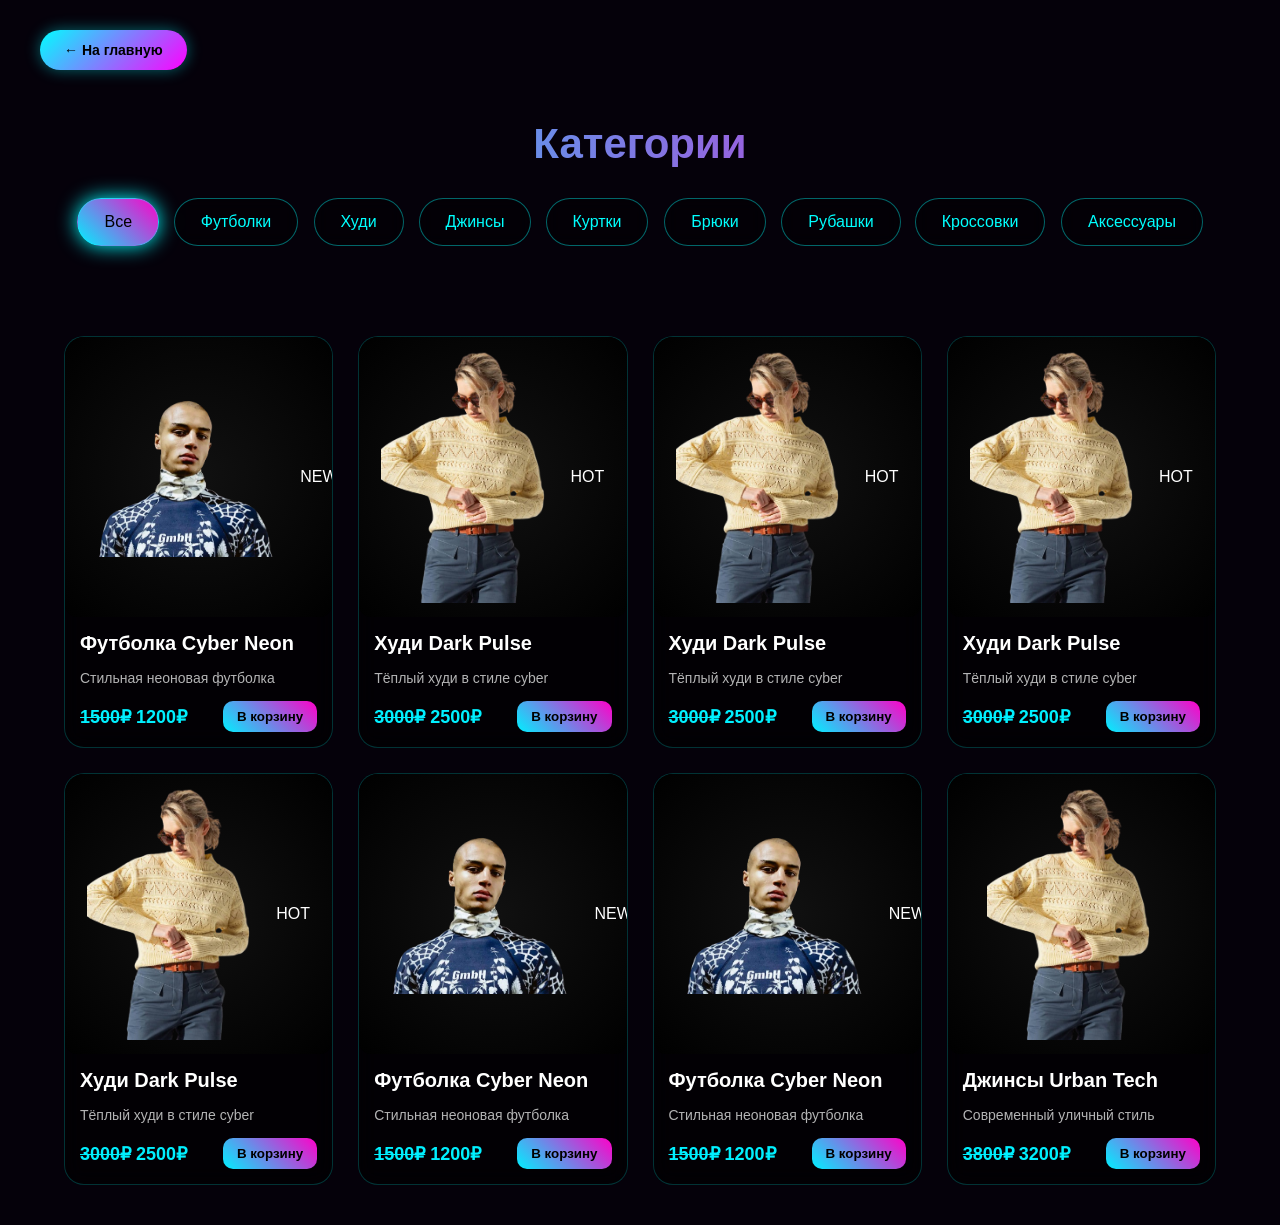
<file: product.html>
<!DOCTYPE html>
<html lang="ru">
<head>
<meta charset="UTF-8">
<meta name="viewport" content="width=device-width, initial-scale=1.0">
<title>Каталог товаров – FashionStore</title>

<style>
/* === GLOBAL === */
* {
  margin: 0;
  padding: 0;
  box-sizing: border-box;
  font-family: 'Montserrat', sans-serif;
}

html, body {
  background: #05010a;
  color: #fff;
  overflow-x: hidden;
}

/* НЕОНОВЫЙ ФОН */
body::before {
  content: "";
  position: fixed;
  inset: 0;
  background:
    radial-gradient(circle at 20% 30%, rgba(0,255,255,0.15), transparent 40%),
    radial-gradient(circle at 80% 70%, rgba(255,0,255,0.15), transparent 40%),
    linear-gradient(120deg, rgba(0,255,255,0.05), rgba(255,0,255,0.05));
  z-index: -2;
}

body::after {
  content: "";
  position: fixed;
  inset: 0;
  background-image:
    linear-gradient(rgba(0,255,255,0.07) 1px, transparent 1px),
    linear-gradient(90deg, rgba(255,0,255,0.07) 1px, transparent 1px);
  background-size: 60px 60px;
  z-index: -1;
}

/* === КАТЕГОРИИ === */
.categories {
  padding: 50px 20px;
  text-align: center;
}

.categories h2 {
  font-size: 42px;
  margin-bottom: 30px;
  background: linear-gradient(90deg, #00f0ff, #ff00c8);
  -webkit-background-clip: text;
  -webkit-text-fill-color: transparent;
}

.categories-grid {
  display: flex;
  flex-wrap: wrap;
  gap: 15px;
  justify-content: center;
}

.category-btn {
  padding: 14px 26px;
  border-radius: 30px;
  border: 1px solid rgba(0,255,255,0.4);
  background: rgba(0,0,0,0.4);
  color: #0ff;
  font-size: 16px;
  cursor: pointer;
  transition: 0.3s;
  backdrop-filter: blur(8px);
}

.category-btn:hover {
  box-shadow: 0 0 15px #0ff, 0 0 30px #f0f;
  transform: translateY(-4px);
}

.category-btn.active {
  background: linear-gradient(45deg, #00f0ff, #ff00c8);
  color: #000;
  box-shadow: 0 0 20px #0ff;
}

/* === СЕТКА ТОВАРОВ === */
.products-category {
  padding: 40px 5%;
}

.products-category-grid {
  display: grid;
  grid-template-columns: repeat(auto-fit, minmax(230px, 1fr));
  gap: 25px;
}

/* === КАРТОЧКИ === */
.product-card {
  background: rgba(0,0,0,0.6);
  border-radius: 20px;
  overflow: hidden;
  border: 1px solid rgba(0,255,255,0.2);
  backdrop-filter: blur(10px);
  transition: 0.3s;
  display: flex;
  flex-direction: column;
}

.product-card:hover {
  transform: translateY(-6px);
  box-shadow: 0 0 20px #0ff, 0 0 40px #f0f;
  border-color: #0ff;
}

/* === КАРТИНКА === */
.product-img {
  width: 100%;
  height: 280px; /* можешь 260–320 подогнать */
  display: flex;
  align-items: center;
  justify-content: center;
  overflow: hidden;
  background: radial-gradient(circle at center, #111 0%, #000 100%);
  border-radius: 12px;
}

.product-img img {
  max-width: 90%;
  max-height: 90%;
  object-fit: contain;
  transition: transform 0.4s ease;
}

.product-card:hover .product-img img {
  transform: scale(1.05);
}

/* === ТЕКСТ === */
.product-card h3 {
  font-size: 20px;
  padding: 15px;
}

.product-card p {
  padding: 0 15px;
  opacity: 0.7;
  font-size: 14px;
}

/* === НИЗ === */
.product-bottom {
  margin-top: auto;
  padding: 15px;
  display: flex;
  justify-content: space-between;
  align-items: center;
}

.price {
  font-size: 18px;
  font-weight: 700;
  color: #00f0ff;
}

/* === КНОПКА === */
.add-btn {
  background: linear-gradient(45deg, #00f0ff, #ff00c8);
  border: none;
  padding: 8px 14px;
  border-radius: 10px;
  cursor: pointer;
  color: black;
  font-weight: 700;
  transition: 0.3s;
}

.add-btn:hover {
  transform: scale(1.1);
  box-shadow: 0 0 15px #0ff;
}

/* === МОДАЛКА === */
.modal {
  position: fixed;
  inset: 0;
  background: rgba(0,0,0,0.8);
  display: flex;
  justify-content: center;
  align-items: center;

  opacity: 0;
  pointer-events: none;
  transition: 0.3s;
}

.modal.show {
  opacity: 1;
  pointer-events: auto;
}

.modal-content {
  background: rgba(0,0,0,0.8);
  border: 1px solid #0ff;
  padding: 20px;
  border-radius: 15px;
  width: 90%;
  max-width: 450px;
  backdrop-filter: blur(10px);
  box-shadow: 0 0 25px #0ff;
}

.modal-img img {
  width: 100%;
  border-radius: 10px;
}

.modal-title {
  margin-top: 10px;
  font-size: 22px;
}

.modal-desc {
  opacity: 0.8;
}

.modal-price {
  font-size: 22px;
  color: #00f0ff;
}

.modal-add-btn {
  width: 100%;
  margin-top: 10px;
  padding: 12px;
  border: none;
  border-radius: 10px;
  background: linear-gradient(45deg, #00f0ff, #ff00c8);
  color: black;
  font-weight: bold;
  cursor: pointer;
}

.close {
  float: right;
  font-size: 24px;
  cursor: pointer;
}

/* появление при скролле */
.fade-in {
  opacity: 0;
  transform: translateY(40px);
  transition: 0.6s ease;
}

.fade-in.show {
  opacity: 1;
  transform: translateY(0);
}

/* === АДАПТИВ === */
@media (max-width: 480px) {
  .product-img {
    height: 200px;
  }
.back-home-btn {
  display: inline-block;
  margin: 20px 0;
  padding: 14px 30px;
  background: linear-gradient(90deg, #05020400, #710df505);
  color: #fff;
  font-weight: 700;
  font-size: 18px;
  border-radius: 15px;
  text-decoration: none;
  position: relative;
  overflow: hidden;
  box-shadow: 0 0 10px #ff4dac15, 0 0 20px #8f52df09, 0 0 40px #ff4dac02, 0 0 60px #9a4dff00;
  transition: 0.3s ease;
}

.back-home-btn::before {
  content: '';
  position: absolute;
  top: -50%;
  left: -50%;
  width: 200%;
  height: 200%;
  background: radial-gradient(circle, rgba(255, 77, 172, 0.116) 0%, rgba(155,77,255,0.3) 50%, transparent 70%);
  transform: rotate(45deg);
  transition: 0.5s ease;
}

.back-home-btn:hover {
  transform: scale(1.08);
  box-shadow: 0 0 20px #ff4dad, 0 0 40px #9b4dff, 0 0 60px #ff4dad, 0 0 80px #9b4dff;
}

.back-home-btn:hover::before {
  transform: rotate(45deg) translate(20px, 20px);
}
}

.nav-back {
  padding: 30px 40px 0 40px;
}

.nav-back button {
  background: linear-gradient(135deg, #00ffff, #ff00ff);
  border: none;
  padding: 12px 24px;
  color: #000;
  font-weight: 700;
  font-size: 14px;
  border-radius: 50px;
  cursor: pointer;
  transition: all 0.3s ease;
  box-shadow: 0 0 15px rgba(0,255,255,0.4);
}

.nav-back button:hover {
  transform: translateY(-3px);
  box-shadow: 0 0 25px rgba(255,0,255,0.7);
}

</style>
</head>
<body>
    
<div class="nav-back">
  <button onclick="goHome()">
    ← На главную
  </button>
</div>

<section id="categories" class="categories">
<h2>Категории</h2>
<div class="categories-grid">
<button class="category-btn active" data-category="all">Все</button>
<button class="category-btn" data-category="tshirt">Футболки</button>
<button class="category-btn" data-category="hoodie">Худи</button>
<button class="category-btn" data-category="jeans">Джинсы</button>
<button class="category-btn" data-category="jacket">Куртки</button>
<button class="category-btn" data-category="trousers">Брюки</button>
<button class="category-btn" data-category="shirt">Рубашки</button>
<button class="category-btn" data-category="shoes">Кроссовки</button>
<button class="category-btn" data-category="accessory">Аксессуары</button>
</div>
</section>

<section class="products-category">
<div class="products-category-grid"></div>
</section>



<script>

/* =========================
   📦 ТОВАРЫ
========================= */

const defaultProducts = [

 {
  id: 1,
  category: "tshirt",
  title: "Футболка Cyber Neon",
  desc: "Стильная неоновая футболка",
  price: 1200,
  oldPrice: 1500,
  images: [
    "p3-removebg-preview (1).png",
    "p24-removebg-preview.png",
    "p24-removebg-preview.png"
  ],
  badge: "NEW"
},

{
  id: 2,
  category: "hoodie",
  title: "Худи Dark Pulse",
  desc: "Тёплый худи в стиле cyber",
  price: 2500,
  oldPrice: 3000,
  images: [
    "p22-removebg-preview.png",
    "p30-removebg-preview.png",
    "p22-removebg-preview.png"
  ],
  badge: "HOT"
},

{
  id: 3,
  category: "hoodie",
  title: "Худи Dark Pulse",
  desc: "Тёплый худи в стиле cyber",
  price: 2500,
  oldPrice: 3000,
  images: [
    "p22-removebg-preview.png",
    "p30-removebg-preview.png",
    "p22-removebg-preview.png"
  ],
  badge: "HOT"
},

{
  id: 4,
  category: "hoodie",
  title: "Худи Dark Pulse",
  desc: "Тёплый худи в стиле cyber",
  price: 2500,
  oldPrice: 3000,
  images: [
    "p22-removebg-preview.png",
    "p30-removebg-preview.png",
    "p22-removebg-preview.png"
  ],
  badge: "HOT"
},


{
  id: 5,
  category: "hoodie",
  title: "Худи Dark Pulse",
  desc: "Тёплый худи в стиле cyber",
  price: 2500,
  oldPrice: 3000,
  images: [
    "p22-removebg-preview.png",
    "p30-removebg-preview.png",
    "p22-removebg-preview.png"
  ],
  badge: "HOT"
},


 {
  id: 7,
  category: "tshirt",
  title: "Футболка Cyber Neon",
  desc: "Стильная неоновая футболка",
  price: 1200,
  oldPrice: 1500,
  images: [
    "p3-removebg-preview (1).png",
    "p24-removebg-preview.png",
    "p24-removebg-preview.png"
  ],
  badge: "NEW"
},

 {
  id: 8,
  category: "tshirt",
  title: "Футболка Cyber Neon",
  desc: "Стильная неоновая футболка",
  price: 1200,
  oldPrice: 1500,
  images: [
    "p3-removebg-preview (1).png",
    "p24-removebg-preview.png",
    "p24-removebg-preview.png"
  ],
  badge: "NEW"
},



{
  id: 6,
  category: "jeans",
  title: "Джинсы Urban Tech",
  desc: "Современный уличный стиль",
  price: 3200,
  oldPrice: 3800,
  images: [
    "p22-removebg-preview.png",
    "p22-removebg-preview.png",
    "p22-removebg-preview.png"
  ],
  badge: ""
}

];



/* =========================
   💾 LOCAL STORAGE
========================= */

localStorage.setItem("products", JSON.stringify(defaultProducts));
let allProducts = JSON.parse(localStorage.getItem("products")) || [];


/* =========================
   🛍 РЕНДЕР ТОВАРОВ
========================= */

const container = document.querySelector(".products-category-grid");

function renderProducts(category = "all"){

  if(!container) return;

  container.innerHTML = "";

  const list = category === "all"
    ? allProducts
    : allProducts.filter(p => p.category === category);

  list.forEach(p => {

    const card = document.createElement("div");
    card.className = "product-card";

    card.innerHTML = `
      <div class="product-img">
        <img src="${p.images[0]}">
        ${p.badge ? `<span class="badge">${p.badge}</span>` : ""}
      </div>
      <h3>${p.title}</h3>
      <p>${p.desc}</p>
      <div class="product-bottom">
        <span class="price">
          ${p.oldPrice ? `<del>${p.oldPrice}₽</del>` : ""} ${p.price}₽
        </span>
        <button class="add-btn">В корзину</button>
      </div>
    `;

    // переход на страницу товара
    card.querySelector(".product-img").onclick = () => {
      window.location.href = "products.html?id=" + p.id;
    };

    container.appendChild(card);
  });
}

renderProducts();


/* =========================
   📂 ФИЛЬТР КАТЕГОРИЙ
========================= */
/* =========================
   📂 ФИЛЬТР КАТЕГОРИЙ
========================= */
/* =========================
   📂 ФИЛЬТР КАТЕГОРИЙ
========================= */

document.querySelectorAll(".category-btn").forEach(btn => {

  btn.addEventListener("click", function(){

    // убираем active со всех
    document.querySelectorAll(".category-btn")
      .forEach(b => b.classList.remove("active"));

    // добавляем active текущей
    this.classList.add("active");

    // получаем категорию из data-category
    const category = this.dataset.category;

    // рендерим товары
    renderProducts(category);

  });

});

/* =========================
   🛒 КОРЗИНА
========================= */

document.addEventListener("click", e => {

  if(e.target.classList.contains("add-btn")){

    const card = e.target.closest(".product-card");
    const name = card.querySelector("h3").textContent;
    const price = parseInt(card.querySelector(".price").textContent);

    addToCart(name, price);
  }

});

function addToCart(name, price){

  let cart = JSON.parse(localStorage.getItem('cart')) || [];

  const existing = cart.find(item => item.name === name);

  if(existing){
    existing.qty++;
  } else {
    cart.push({name, price, qty:1});
  }

  localStorage.setItem('cart', JSON.stringify(cart));
  showAddedNotification();
}


/* =========================
   🔔 УВЕДОМЛЕНИЕ
========================= */

function showAddedNotification(){

  let note = document.createElement('div');
  note.textContent = "✔️ Товар добавлен в корзину";

  note.style.position = 'fixed';
  note.style.bottom = '30px';
  note.style.right = '30px';
  note.style.background = '#111';
  note.style.color = '#00ffff';
  note.style.padding = '14px 18px';
  note.style.borderRadius = '10px';
  note.style.zIndex = '10000';
  note.style.opacity = '0';
  note.style.transition = 'opacity 0.3s ease';

  document.body.appendChild(note);

  setTimeout(()=>{ note.style.opacity='1'; },50);

  setTimeout(()=>{
    note.style.opacity='0';
    setTimeout(()=>note.remove(),300);
  },2000);
}



function goHome(){
  window.location.href = "JSculptor.html";
}

</script>




</body>
</html>
</file>
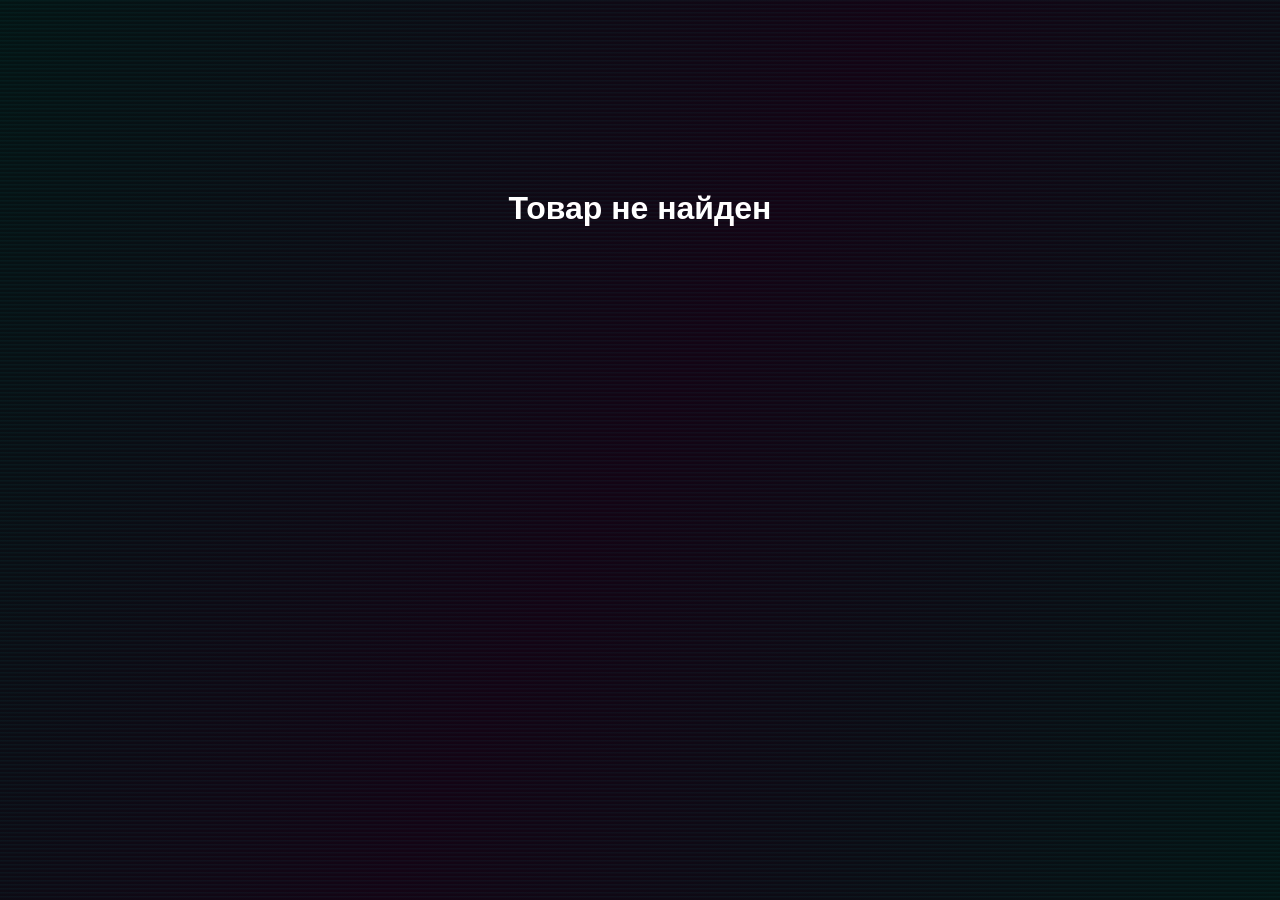
<file: products.html>
<!DOCTYPE html>
<html lang="ru">
<head>
<meta charset="UTF-8">
<title>Товар</title>
<link rel="stylesheet" href="JSculptor.css">
<meta name="viewport" content="width=device-width, initial-scale=1.0">
</head>
<body>

  <div class="nav-back">
  <button onclick="goBackToCatalog()">
    ← Назад в каталог
  </button>
</div>

<div class="product-page">

  <div class="product-wrapper">

    
    <div class="product-gallery">

      <div class="product-thumbs" id="productThumbs"></div>

      <div class="product-main">
        <img id="productMainImg" src="">
      </div>

    </div>

    
    <div class="product-info">

      <h1 id="productTitle"></h1>

      <div class="product-price" id="productPrice"></div>

      <div class="product-sizes">
        <p>Размер</p>
        <div class="sizes">
          <button data-size="S">S</button>
          <button data-size="M">M</button>
          <button data-size="L">L</button>
          <button data-size="XL">XL</button>
        </div>
      </div>

      <div class="product-actions">

        <div class="quantity">
          <button id="minus">−</button>
          <span id="qty">1</span>
          <button id="plus">+</button>
        </div>

        <button id="addToCart" class="add-cart-btn">
          В корзину
        </button>

      </div>

    </div>

  </div>

</div>


<script>

/* =========================
   📦 ПОЛУЧАЕМ ТОВАР
========================= */

const params = new URLSearchParams(window.location.search);
const id = params.get("id");

let products = JSON.parse(localStorage.getItem("products")) || [];
let product = products.find(p => p.id == id);

if(!product){
  document.body.innerHTML = "<h1 style='color:white;text-align:center;margin-top:100px'>Товар не найден</h1>";
}


/* =========================
   🖼 ЗАПОЛНЯЕМ ДАННЫЕ
========================= */

document.getElementById("productTitle").textContent = product.title;
document.getElementById("productPrice").textContent = product.price + "₽";
document.getElementById("productMainImg").src = product.img;


/* =========================
   🖼 СОЗДАЁМ МИНИАТЮРЫ
========================= */


// Для примера создаём 3 одинаковых фото

/* =========================
   🖼 ФОТО И ГАЛЕРЕЯ
========================= */

const mainImg = document.getElementById("productMainImg");
const thumbsContainer = document.getElementById("productThumbs");

mainImg.src = product.images[0];

product.images.forEach((src, index) => {

  const img = document.createElement("img");
  img.src = src;
  img.classList.add("thumb-img");

  if(index === 0) img.classList.add("active");

  img.onclick = function(){
    mainImg.src = this.src;

    document.querySelectorAll(".thumb-img")
      .forEach(t => t.classList.remove("active"));

    this.classList.add("active");
  };

  thumbsContainer.appendChild(img);
});
/* =========================
   ➕➖ КОЛИЧЕСТВО
========================= */

let qty = 1;
const qtyEl = document.getElementById("qty");

document.getElementById("plus").onclick = () => {
  qty++;
  qtyEl.textContent = qty;
};

document.getElementById("minus").onclick = () => {
  if(qty > 1){
    qty--;
    qtyEl.textContent = qty;
  }
};


/* =========================
   🛒 ДОБАВЛЕНИЕ В КОРЗИНУ
========================= */

document.getElementById("addToCart").onclick = () => {

  let cart = JSON.parse(localStorage.getItem("cart")) || [];

  const existing = cart.find(item => item.name === product.title);

  if(existing){
    existing.qty += qty;
  } else {
    cart.push({
      name: product.title,
      price: product.price,
      qty: qty
    });
  }

  localStorage.setItem("cart", JSON.stringify(cart));

  showNotification();
};


/* =========================
   🔔 УВЕДОМЛЕНИЕ
========================= */

function showNotification(){

  let note = document.createElement("div");
  note.textContent = "✔ Товар добавлен в корзину";

  note.style.position = "fixed";
  note.style.bottom = "30px";
  note.style.right = "30px";
  note.style.background = "linear-gradient(90deg,#00ffff,#ff00ff)";
  note.style.color = "#000";
  note.style.padding = "15px 25px";
  note.style.borderRadius = "8px";
  note.style.fontWeight = "bold";
  note.style.zIndex = "9999";
  note.style.opacity = "0";
  note.style.transition = "0.3s";

  document.body.appendChild(note);

  setTimeout(()=> note.style.opacity = "1", 50);

  setTimeout(()=>{
    note.style.opacity = "0";
    setTimeout(()=> note.remove(), 300);
  },2000);
}


/* =========================
   👕 ВЫБОР РАЗМЕРА
========================= */

let selectedSize = null;

document.querySelectorAll(".sizes button").forEach(btn => {

  btn.addEventListener("click", function(){

    document.querySelectorAll(".sizes button")
      .forEach(b => b.classList.remove("active"));

    this.classList.add("active");
    selectedSize = this.dataset.size;

  });

});


function goBackToCatalog(){
  window.location.href = "product.html";
}

</script>
</body>
</html>
</file>
<file: JSculptor.css>
.product-modal {
  display: none;
  position: fixed;
  top: 0;
  left: 0;
  width: 100%;
  height: 100%;
  z-index: 1000;
  font-family: 'Orbitron', sans-serif;
}

.product-modal.show {
  display: flex;
  justify-content: center;
  align-items: center;
  animation: fadeIn 0.3s ease forwards;
}

.modal-overlay {
  position: absolute;
  width: 100%;
  height: 100%;
  background: rgba(0,0,0,0.85);
  backdrop-filter: blur(5px);
}

.modal-content.modal-large {
  position: relative;
  display: flex;
  background: #0f0f0f;
  border: 3px solid #00fff0;
  box-shadow: 0 0 30px #00fff0, 0 0 60px #ff00ff;
  padding: 25px;
  max-width: 1000px;
  width: 90%;
  border-radius: 15px;
  gap: 40px;
}

.modal-close {
  position: absolute;
  top: 15px;
  right: 20px;
  color: #fff;
  font-size: 26px;
  cursor: pointer;
  transition: 0.3s;
}
.modal-close:hover {
  color: #ff00ff;
  text-shadow: 0 0 15px #ff00ff;
}

.modal-main {
  display: flex;
  gap: 30px;
  width: 100%;
}

.modal-image {
  flex: 1;
}

.modal-image img {
  width: 100%;
  border: 3px solid #00fff0;
  border-radius: 12px;
  box-shadow: 0 0 20px #00fff0, 0 0 40px #ff00ff;
  transition: transform 0.3s, box-shadow 0.3s;
}
.modal-image img:hover {
  transform: scale(1.03);
  box-shadow: 0 0 40px #00fff0, 0 0 80px #ff00ff;
}

.modal-info {
  flex: 1;
  display: flex;
  flex-direction: column;
  gap: 18px;
  color: #fff;
}

.modal-title {
  font-size: 32px;
  color: #00fff0;
  text-shadow: 0 0 20px #00fff0;
}

.modal-desc {
  font-size: 18px;
  color: #ccc;
}

.modal-price {
  font-size: 26px;
  color: #ff00ff;
  text-shadow: 0 0 20px #ff00ff;
}

.modal-sizes label {
  display: block;
  margin-bottom: 5px;
  color: #00fff0;
  text-shadow: 0 0 10px #00fff0;
}

.size-options {
  display: flex;
  gap: 10px;
}

.size-options button {
  padding: 8px 15px;
  border: 2px solid #00fff0;
  background: #111;
  color: #fff;
  border-radius: 6px;
  cursor: pointer;
  transition: all 0.3s;
}
.size-options button:hover {
  box-shadow: 0 0 15px #ff00ff, 0 0 30px #00fff0;
  transform: translateY(-2px);
}
.size-options button.active {
  background: #00fff0;
  color: #000;
  box-shadow: 0 0 20px #00fff0;
}

.modal-add-btn {
  margin-top: 15px;
  padding: 12px 20px;
  background: #0f0f0f;
  border: 3px solid #ff00ff;
  color: #fff;
  font-weight: bold;
  cursor: pointer;
  font-size: 18px;
  transition: 0.3s;
}
.modal-add-btn:hover {
  box-shadow: 0 0 30px #ff00ff, 0 0 60px #00fff0;
  transform: translateY(-2px);
}



@media (max-width: 768px) {
  .modal-content.modal-large {
    flex-direction: column;
    width: 95%;
    padding: 20px;
    gap: 20px;
  }

  .modal-main {
    flex-direction: column;
    gap: 20px;
  }

  .modal-image img {
    width: 100%;
    height: auto;
    max-height: 300px; 
    object-fit: contain;
  }

  .modal-info {
    width: 100%;
  }
}




.call-btn {
  position: fixed;
  bottom: 30px;
  right: 30px;
  background: linear-gradient(45deg, #ff00ff, #00ffff);
  color: #fff;
  border: none;
  border-radius: 50px;
  padding: 15px 25px;
  font-size: 18px;
  cursor: pointer;
  z-index: 9999;
  box-shadow: 0 0 20px #ff00ff, 0 0 40px #00ffff;
  transition: all 0.3s ease;
}

.call-btn:hover {
  transform: scale(1.1);
  box-shadow: 0 0 30px #ff00ff, 0 0 60px #00ffff, 0 0 90px #ff00ff;
}


.contacts-modal {
  display: none;
  position: fixed;
  top: 0;
  left: 0;
  width: 100%;
  height: 100%;
  background: rgba(0,0,0,0.85);
  backdrop-filter: blur(5px);
  justify-content: center;
  align-items: center;
  z-index: 9998;
}

.contacts-content {
  background: #111;
  border: 2px solid #ff00ff;
  padding: 30px;
  border-radius: 15px;
  width: 90%;
  max-width: 400px;
  color: #fff;
  text-align: center;
  box-shadow: 0 0 20px #ff00ff, 0 0 40px #00ffff;
  animation: glowIn 0.4s ease;
}

.contacts-close {
  position: absolute;
  top: 10px;
  right: 15px;
  font-size: 22px;
  cursor: pointer;
  color: #ff00ff;
}

.contacts-content h2 {
  margin-bottom: 15px;
  color: #00ffff;
}

.contacts-content p {
  margin: 8px 0;
  font-size: 16px;
}


@keyframes glowIn {
  0% { transform: scale(0.8); opacity: 0; }
  100% { transform: scale(1); opacity: 1; }
}




/* Кнопка очистки корзины */
.clear-cart-btn {
  background: linear-gradient(90deg, #ff00ff, #00ffff);
  color: #fff;
  font-weight: bold;
  padding: 10px 18px;
  border: none;
  border-radius: 8px;
  cursor: pointer;
  font-family: 'Orbitron', sans-serif;
  text-transform: uppercase;
  letter-spacing: 1px;
  position: relative;
  overflow: hidden;
  transition: 0.3s ease;
  box-shadow: 0 0 10px #ff00ff, 0 0 20px #00ffff, 0 0 40px #ff00ff;
}

/* Hover эффект glow + slight glitch */
.clear-cart-btn:hover {
  box-shadow: 0 0 20px #ff00ff, 0 0 30px #00ffff, 0 0 60px #ff00ff;
  transform: translateY(-2px) scale(1.05);
  animation: glitch 0.3s infinite alternate;
}

/* Анимация glitch */
@keyframes glitch {
  0% { transform: translate(1px, -1px) scale(1.05); }
  20% { transform: translate(-1px, 2px) scale(1.05); }
  40% { transform: translate(-2px, 0px) scale(1.05); }
  60% { transform: translate(2px, 1px) scale(1.05); }
  80% { transform: translate(-1px, -1px) scale(1.05); }
  100% { transform: translate(1px, 2px) scale(1.05); }
}

.clear-cart-btn:active {
  transform: scale(0.95);
  box-shadow: 0 0 5px #ff00ff, 0 0 10px #00ffff;
}






.product-img .badge {
  position: absolute;
  top: 10px;
  left: 10px;
  background: #ff4d4d;
  color: white;
  font-weight: 700;
  font-size: 14px;
  padding: 5px 10px;
  border-radius: 8px;
  box-shadow: 0 4px 10px rgba(0,0,0,0.3);
}




.categories {
  padding: 80px 20px;
  text-align: center;
  position: relative;
  overflow: hidden;
}

.categories::before {
  content: "";
  position: absolute;
  inset: 0;
  background: linear-gradient(120deg, #00ffff10, #ff00ff10, #00ffff10);
  animation: bgMove 8s linear infinite;
}

@keyframes bgMove {
  0% { transform: translateX(-20%); }
  100% { transform: translateX(20%); }
}

.categories::after {
  content: "";
  position: absolute;
  inset: 0;
  background: repeating-linear-gradient(
    to bottom,
    rgba(0,255,255,0.05) 0px,
    rgba(0,255,255,0.05) 1px,
    transparent 2px,
    transparent 4px
  );
  animation: scan 6s linear infinite;
}

@keyframes scan {
  from { transform: translateY(-100%); }
  to { transform: translateY(100%); }
}



.categories h2 {
  font-size: 40px;
  margin-bottom: 40px;
  color: #fff;
  position: relative;
  text-transform: uppercase;
  letter-spacing: 3px;
}

.categories h2::before,
.categories h2::after {
  content: "Категории";
  position: absolute;
  left: 0;
  width: 100%;
  opacity: 0.7;
}

.categories h2::before {
  color: #00ffff;
  animation: glitch1 0.6s infinite;
}

.categories h2::after {
  color: #ff00ff;
  animation: glitch2 0.6s infinite;
}

@keyframes glitch1 {
  0% { transform: translate(0); }
  20% { transform: translate(-2px,2px); }
  40% { transform: translate(-2px,-2px); }
  60% { transform: translate(2px,2px); }
  80% { transform: translate(2px,-2px); }
  100% { transform: translate(0); }
}

@keyframes glitch2 {
  0% { transform: translate(0); }
  20% { transform: translate(2px,-2px); }
  40% { transform: translate(2px,2px); }
  60% { transform: translate(-2px,-2px); }
  80% { transform: translate(-2px,2px); }
  100% { transform: translate(0); }
}



.categories-grid {
  display: flex;
  flex-wrap: wrap;
  justify-content: center;
  gap: 20px;
  position: relative;
  z-index: 2;
}



.category-btn {
  position: relative;
  padding: 16px 28px;
  font-size: 16px;
  font-weight: 600;
  color: #00ffff;
  border-radius: 12px;
  border: 1px solid rgba(0,255,255,0.3);
  background: rgba(0,0,0,0.6);
  backdrop-filter: blur(8px);
  text-decoration: none;
  overflow: hidden;
  transition: 0.3s;
}


.category-btn::before {
  content: "";
  position: absolute;
  inset: 0;
  border-radius: 12px;
  background: linear-gradient(90deg, #00ffff, #ff00ff, #00ffff);
  opacity: 0;
  transition: 0.3s;
}


.category-btn::after {
  content: "";
  position: absolute;
  top: 0;
  left: -120%;
  width: 100%;
  height: 100%;
  background: linear-gradient(120deg, transparent, rgba(0,255,255,0.6), transparent);
  transition: 0.6s;
}


.category-btn:hover::before {
  opacity: 0.2;
}

.category-btn:hover::after {
  left: 120%;
}

.category-btn:hover {
  color: #fff;
  transform: scale(1.1);
  box-shadow:
    0 0 10px #00ffff,
    0 0 20px #ff00ff,
    0 0 40px #00ffff;
}


.category-btn.active {
  color: #000;
  background: linear-gradient(90deg, #00ffff, #ff00ff);
  box-shadow:
    0 0 15px #00ffff,
    0 0 30px #ff00ff,
    0 0 60px #00ffff;
}


.category-btn.active {
  animation: pulse 1.5s infinite;
}

@keyframes pulse {
  0% { box-shadow: 0 0 10px #00ffff; }
  50% { box-shadow: 0 0 30px #ff00ff; }
  100% { box-shadow: 0 0 10px #00ffff; }
}


@media (max-width: 600px) {
  .category-btn {
    flex: 0 1 45%;
    font-size: 14px;
    padding: 12px;
  }
}



@media (max-width: 600px) {
  .categories-grid {
    display: flex;
    flex-wrap: wrap;
    justify-content: center;
    gap: 12px;
  }

  .category-btn {
    flex: 0 1 45%; 
    text-align: center;
    font-size: 14px;
    padding: 12px 10px;
  }
}

@media (max-width: 400px) {
  .category-btn {
    flex: 0 1 90%; 
    font-size: 14px;
    padding: 10px 8px;
  }

}



.brands-title {
    font-size: 26px;
    margin-bottom: 25px;
    font-weight: 700;
}

.brands-slider {
    width: 100%;
    overflow: hidden;
    position: relative;
    background: linear-gradient(135deg, #9b4dff, #ff4dad); 
}

.brands-track {
    display: flex;
    gap: 50px;
    animation: slideBrands 18s linear infinite;
}

.brands-track img {
    width: 130px;
    height: auto;
    opacity: 0.9;
    filter: grayscale(100%);
    transition: 0.3s;
}

.brands-track img:hover {
    filter: grayscale(0%);
    transform: scale(1.05);
    opacity: 1;
}

@keyframes slideBrands {
    0% {
        transform: translateX(0);
    }
    100% {
        transform: translateX(-50%);
    }
}





.cart-item img {
  width: 70px;
  border-radius: 5px;
}

.cart-info {
  flex: 1;
}

.cart-info h4 {
  margin: 0;
  font-size: 16px;
}


.checkout-btn {
  width: 100%;
  background: #9b4dff;
  padding: 12px;
  border-radius: 10px;
  border: none;
  margin-top: 10px;
  font-size: 16px;
  cursor: pointer;
  transition: 0.2s;
}

.checkout-btn:hover {
  transform: scale(1.05);
}











.checkout-btn {
  width: 100%;
  padding: 12px;
  background: linear-gradient(45deg, #ff3c3c, #ff7b00);
  border: none;
  color: white;
  font-weight: bold;
  cursor: pointer;
  border-radius: 8px;
  transition: 0.3s;
}

.checkout-btn:hover {
  transform: scale(1.05);
  box-shadow: 0 0 15px rgba(255,60,60,0.5);
}







.fly-img {
  position: fixed;
  z-index: 9999;
  border-radius: 10px;
  transition: all 0.7s ease;
  pointer-events: none;
}






.cyber-header {
  position: fixed;
  top: 0;
  width: 100%;
  height: 90px;

  display: flex;
  justify-content: space-between;
  align-items: center;

  padding: 0 60px;

  background: rgba(10, 10, 20, 0.6);
  backdrop-filter: blur(20px);
  -webkit-backdrop-filter: blur(20px);

  border-bottom: 1px solid rgba(0,255,255,0.2);

  z-index: 9998;
  transition: all 0.4s ease;
}

.cyber-header.scrolled {
  height: 65px;
  background: rgba(5, 5, 15, 0.85);
}



.cyber-logo {
  font-family: 'Orbitron', sans-serif;
  font-size: 26px;
  font-weight: 900;
  color: #fff;
  letter-spacing: 2px;
  cursor: pointer;
}

.cyber-logo span {
  background: linear-gradient(90deg, #00ffff, #ff00ff);
  -webkit-background-clip: text;
  -webkit-text-fill-color: transparent;
}



.cyber-nav {
  display: flex;
  gap: 40px;
}

.cyber-nav a {
  text-decoration: none;
  color: #ccc;
  font-weight: 600;
  font-size: 14px;
  position: relative;
  transition: all 0.3s ease;
}

.cyber-nav a:hover {
  color: #00ffff;
}


.cyber-nav a::after {
  content: "";
  position: absolute;
  left: 0;
  bottom: -6px;
  width: 0%;
  height: 2px;
  background: linear-gradient(90deg, #00ffff, #ff00ff);
  transition: 0.3s;
}

.cyber-nav a:hover::after {
  width: 100%;
}









* {
  margin: 0;
  padding: 0;
  box-sizing: border-box;
  font-family: 'Orbitron', sans-serif;
}

body {
  background: #050505;
  color: #fff;
  overflow-x: hidden;
    font-family: 'Orbitron', sans-serif;
      padding-top: 90px;

    
}


body::before {
  content: "";
  position: fixed;
  inset: 0;
  background: linear-gradient(120deg, #00ffff10, #ff00ff10, #00ffff10);
  animation: bgMove 10s linear infinite;
  z-index: -2;
}

h1, h2, h3 {
  font-family: 'Orbitron', sans-serif;
}

body::after {
  content: "";
  position: fixed;
  inset: 0;
  background: repeating-linear-gradient(
    to bottom,
    rgba(0,255,255,0.04) 0px,
    rgba(0,255,255,0.04) 1px,
    transparent 2px,
    transparent 4px
  );
  animation: scan 6s linear infinite;
  z-index: -1;
}

@keyframes bgMove {
  0% { transform: translateX(-20%); }
  100% { transform: translateX(20%); }
}

@keyframes scan {
  from { transform: translateY(-100%); }
  to { transform: translateY(100%); }
}

a {
  text-decoration: none;
  color: inherit;
}



.logo {
  font-size: 28px;
  font-weight: 700;
  color: #00ffff;
  text-shadow: 0 0 10px #00ffff;
}
@media (max-width: 768px) {

  .nav {
    display: flex;
    position: fixed;
    top: 0;
    right: -100%;
    flex-direction: column;
    background: #111;
    width: 70%;
    height: 100vh;
    padding: 20px;
    transition: 0.3s;
  }
}

.nav a {
  position: relative;
  transition: 0.3s;
   font-family: 'Orbitron', sans-serif;
}

.nav a:hover {
  color: #ff00ff;
  text-shadow: 0 0 10px #ff00ff;
}

.hero {
  height: 80vh;
  display: flex;
  justify-content: center;
  align-items: center;
  flex-direction: column;
  text-align: center; font-family: 'Orbitron', sans-serif;

}

.hero h1 {
  font-size: 60px;
  letter-spacing: 3px;
  position: relative;
   font-family: 'Orbitron', sans-serif;
}


.hero h1::before,
.hero h1::after {
  content: attr(data-text);
  position: absolute;
  left: 0;
  width: 100%;
   font-family: 'Orbitron', sans-serif;
}

.hero h1::before {
  color: #00ffff;
  animation: glitch1 0.6s infinite;
}

.hero h1::after {
  color: #ff00ff;
  animation: glitch2 0.6s infinite;
   font-family: 'Orbitron', sans-serif;
}

@keyframes glitch1 {
  0% { transform: translate(0); }
  50% { transform: translate(-2px,2px); }
  100% { transform: translate(0); }
}

@keyframes glitch2 {
  0% { transform: translate(0); }
  50% { transform: translate(2px,-2px); }
  100% { transform: translate(0); }
}

.hero-btn {
  margin-top: 20px;
  padding: 15px 35px;
  background: linear-gradient(90deg, #00ffff, #ff00ff);
  border: none;
  border-radius: 10px;
  cursor: pointer;
  color: black;
  font-weight: 700;
  transition: 0.3s;
   font-family: 'Orbitron', sans-serif;
}

.hero-btn:hover {
  transform: scale(1.1);
  box-shadow: 0 0 20px #00ffff, 0 0 40px #ff00ff;
}



.categories {
  padding: 80px 20px;
  text-align: center;
   font-family: 'Orbitron', sans-serif;
  
}

.categories h2 {
  font-size: 36px;
  margin-bottom: 40px;
  text-shadow: 0 0 10px #00ffff;
   font-family: 'Orbitron', sans-serif;
}

.categories-grid {
  display: flex;
  flex-wrap: wrap;
  justify-content: center;
  gap: 20px;
   font-family: 'Orbitron', sans-serif;
}

.category-btn {
  padding: 14px 25px;
  border-radius: 10px;
  background: rgba(0,0,0,0.5);
  border: 1px solid #00ffff;
  color: #00ffff;
  transition: 0.3s;

   font-family: 'Orbitron', sans-serif;
}

.category-btn:hover {
  transform: scale(1.1);
  color: #fff;
  box-shadow: 0 0 15px #00ffff, 0 0 30px #ff00ff;
}

.category-btn.active {
  background: linear-gradient(90deg, #00ffff, #ff00ff);
  color: #000;
}



.products {
  padding: 80px 5%;
   font-family: 'Orbitron', sans-serif;
}

.products h2 {
  text-align: center;
  font-size: 42px;
  margin-bottom: 50px;
  text-shadow: 0 0 20px #ff00ff;
   font-family: 'Orbitron', sans-serif;
}

.products-grid {
  display: grid;
  grid-template-columns: repeat(auto-fit, minmax(260px,1fr));
  gap: 30px;

   font-family: 'Orbitron', sans-serif;
}

.product-card {
  background: rgba(10,10,25,0.8);
  border: 1px solid rgba(0,255,255,0.3);
  border-radius: 20px;
  overflow: hidden;
  transition: 0.4s;
  position: relative;
   font-family: 'Orbitron', sans-serif;
}

.product-card::before {
  content: "";
  position: absolute;
  inset: 0;
  border-radius: 20px;
  padding: 1px;
  background: linear-gradient(45deg,#0ff,#ff00ff,#0ff);
  -webkit-mask:
    linear-gradient(#000 0 0) content-box,
    linear-gradient(#000 0 0);
  -webkit-mask-composite: xor;
          mask-composite: exclude;
  pointer-events: none;
}

.product-card:hover {
  transform: translateY(-12px) scale(1.02);
  box-shadow: 0 0 35px #0ff, 0 0 60px #ff00ff;
}

.product-img {
  width: 100%;
  height: 280px; 
  display: flex;
  align-items: center;
  justify-content: center;
  overflow: hidden;
  background: radial-gradient(circle at center, #111 0%, #000 100%);
  border-radius: 12px;
}

.product-img img {
  max-width: 90%;
  max-height: 90%;
  object-fit: contain;
  transition: transform 0.4s ease;
}

.product-card:hover .product-img img {
  transform: scale(1.05);
}

.product-card h3 {
  padding: 20px;
  font-size: 22px;
   font-family: 'Orbitron', sans-serif;
}

.product-card p {
  padding: 0 20px 20px;
  opacity: 0.7;
   font-family: 'Orbitron', sans-serif;
}

.product-bottom {
  padding: 20px;
  display: flex;
  justify-content: space-between;
  align-items: center;
}

.price {
  color: #0ff;
  font-size: 22px;
  text-shadow: 0 0 15px #0ff;
   font-family: 'Orbitron', sans-serif;
}

.add-btn {
  padding: 10px 20px;
  border: 2px solid #ff00ff;
  background: transparent;
  color: #ff00ff;
  cursor: pointer;
   font-family: 'Orbitron', sans-serif;
  transition: 0.3s;
}

.add-btn:hover {
  background: #ff00ff;
  color: #000;
  box-shadow: 0 0 25px #ff00ff;
}

.modal {
  position: fixed;
  inset: 0;
  background: rgba(0,0,0,0.85);
  display: flex;
  justify-content: center;
  align-items: center;
  opacity: 0;
  pointer-events: none;
  transition: 0.3s;
  z-index: 2000;
   font-family: 'Orbitron', sans-serif;
}

.modal.show {
  opacity: 1;
  pointer-events: auto;
}

.modal-content {
  background: #0a0a25;
  border: 1px solid #0ff;
  padding: 30px;
  border-radius: 20px;
  width: 90%;
  max-width: 520px;
  box-shadow: 0 0 40px #0ff;
   font-family: 'Orbitron', sans-serif;
}





.checkout-btn {
  padding: 15px;
  background: #0ff;
  color: #000;
  border: none;
  cursor: pointer;
  transition: 0.3s;
   font-family: 'Orbitron', sans-serif;
}

.checkout-btn:hover {
  box-shadow: 0 0 30px #0ff;
}

.cart-overlay {
  z-index: 999;
}


  .checkout-btn {
    font-size: 16px;
    padding: 10px;
  }








.toast {
  position: fixed;
  bottom: 30px;
  right: 30px;
  background: #ff00ff;
  color: #000;
  padding: 15px 25px;
  border-radius: 12px;
  box-shadow: 0 0 20px #ff00ff;
  opacity: 0;
  transform: translateY(40px);
  transition: 0.3s;
   font-family: 'Orbitron', sans-serif;
  z-index: 4000;
}

.toast.show {
  opacity: 1;
  transform: translateY(0);
}



.logo {
  
  font-size: 32px;
  font-weight: 700;
}

.logo span {
  color: #9b4dff;
}

.nav {
  display: flex;
  gap: 30px;
  align-items: center;
}

.nav a {
  font-size: 18px;
  transition: 0.3s;
}

.nav a:hover {
  color: #9b4dff;
}

.hamburger {
  display: none;
  font-size: 28px;
  cursor: pointer;
}


@media (max-width: 1024px) {
  .header {
    padding: 15px 30px;
  }

  .nav a {
    font-size: 16px;
    gap: 20px;
  }
}


@media (max-width: 480px) {
  .header {
    flex-direction: row;
    justify-content: space-between;
    padding: 10px 20px;
  }

  .logo {
    font-size: 24px;
  }

  .hamburger {
    font-size: 24px;
  }
}


@media (max-width: 768px) {
  .header .cart-icon {
    display: flex;      
    position: fixed;   
    top: 10px;
    right: 10px;
    z-index: 1001;      
    background: #0ff;   
    padding: 8px 12px;
    border-radius: 8px;
    box-shadow: 0 0 10px #0ff, 0 0 20px #ff0;
  }

  .header .nav {
    display: none; 
  }

  .hamburger {
    display: block;
    position: fixed;
    top: 10px;
    right: 10px;
    z-index: 1002;
    font-size: 24px;
    cursor: pointer;
    color: #0ff;
  }
}






.cart-sidebar {
  position: fixed;
  top: 0;
  right: -100%;
  width: 360px;
  max-width: 100%;
  height: 100%;

  background: #070715;
  border-left: 2px solid #00ffff;

  display: flex;
  flex-direction: column;

  transition: 0.4s;
  z-index: 9999;

  box-shadow: 0 0 40px #00ffff;
}

.cart-sidebar.active {
  right: 0;
  
}


.cart-header {
  display: flex;
  justify-content: space-between;
  padding: 20px;
  border-bottom: 1px solid #222;
}

#close-cart {
  cursor: pointer;
  font-size: 22px;
  color: #ff00ff;
}


.cart-items {
  flex: 1;
  overflow-y: auto;
  padding: 15px;
}

.cart-item {
  background: #111;
  margin-bottom: 10px;
  padding: 10px;
  border-radius: 10px;
  display: flex;
  justify-content: space-between;
  align-items: center;
}


.cart-item button {
  background: #00ffff;
  border: none;
  color: #000;
  padding: 4px 8px;
  margin: 0 5px;
  cursor: pointer;
  border-radius: 6px;
}


.cart-footer {
  padding: 20px;
  border-top: 1px solid #222;
}

.checkout-btn {
  width: 100%;
  padding: 12px;
  background: linear-gradient(90deg, #00ffff, #ff00ff);
  border: none;
  font-weight: bold;
  cursor: pointer;
} 

.cart-icon {
  position: fixed;
  top: 70px;
  right: 25px;
  z-index: 9999;

  width: 55px;
  height: 55px;

  display: flex;
  align-items: center;
  justify-content: center;

  background: linear-gradient(135deg, #00ffff, #ff00ff);
  border-radius: 50%;
  cursor: pointer;

  box-shadow: 
    0 0 15px rgba(0,255,255,0.6),
    0 0 30px rgba(255,0,255,0.4);

  transition: all 0.3s ease;
}

.cart-icon:hover {
  transform: scale(1.1);
  box-shadow: 
    0 0 25px rgba(0,255,255,0.9),
    0 0 40px rgba(255,0,255,0.6);
}

.cart-icon img {
  width: 24px;
  height: 24px;
  filter: invert(1);
}

.cart-count {
  position: absolute;
  top: -6px;
  right: -6px;

  background: #000;
  color: #00ffff;
  font-size: 12px;
  font-weight: 700;

  width: 22px;
  height: 22px;
  border-radius: 50%;

  display: flex;
  align-items: center;
  justify-content: center;

  box-shadow: 0 0 10px #00ffff;
}




.brands {
  padding: 80px 20px;
  text-align: center;
  position: relative;
}


.brands-title {
  font-size: 36px;
  margin-bottom: 40px;
  text-transform: uppercase;
  color: #fff;
  letter-spacing: 3px;

  text-shadow:
    0 0 10px #00ffff,
    0 0 20px #ff00ff;
}


.brands-slider {
  overflow: hidden;
  position: relative;
  padding: 20px 0;

  background: rgba(0,0,0,0.5);
  border-top: 1px solid rgba(0,255,255,0.2);
  border-bottom: 1px solid rgba(255,0,255,0.2);
}


.brands-track {
  display: flex;
  gap: 60px;
  animation: scrollBrands 20s linear infinite;
}


.brand {
  display: flex;
  flex-direction: column;
  align-items: center;
  min-width: 120px;

  transition: 0.3s;
}


.brand img {
  width: 80px;
  height: auto;

  filter: brightness(0) invert(1); 
  opacity: 0.7;

  transition: 0.3s;
}


.brand span {
  margin-top: 8px;
  font-size: 14px;
  color: #00ffff;
  letter-spacing: 1px;
}


.brand:hover {
  transform: scale(1.2);
}

.brand:hover img {
  filter: none;
  opacity: 1;

  box-shadow:
    0 0 10px #00ffff,
    0 0 20px #ff00ff;
}

.brand:hover span {
  color: #ff00ff;
}


@keyframes scrollBrands {
  0% {
    transform: translateX(0);
  }
  100% {
    transform: translateX(-50%);
  }
}


@media (max-width: 768px) {
  .brands-track {
    gap: 30px;
    animation: scrollBrands 12s linear infinite;
  }

  .brand img {
    width: 60px;
  }

  .brand span {
    font-size: 12px;
  }
}



.category-banner {
  padding: 50px 80px;
  gap: 5px;
}

.banner-link {
  text-decoration: none;
}

.banner-image {
  
  overflow: hidden;
  border-radius: 20px;
  cursor: pointer;
  transition: 0.4s;
  padding: 50px 80px;
  justify-content: space-between;
  display: flex;
}


.banner-image img {
  width: 20%;
  
  object-fit: cover;
  display: flex;
  transition: 0.5s;
  filter: brightness(0.7);
}


.banner-overlay {
  position: absolute;
  top: 50%;
  left: 50%;
  transform: translate(-50%, -50%);
  color: #00f7ff;
  text-align: center;
  z-index: 2;
}

.banner-overlay h2 {
  font-size: 48px;
  letter-spacing: 3px;
  text-shadow: 0 0 10px #00f7ff, 0 0 20px #ff00ff;
}

.banner-overlay p {
  margin-top: 10px;
  font-size: 16px;
  color: #fff;
  opacity: 0.8;
}


.banner-image::before {
  content: "";
  position: absolute;
  inset: 0;
  border-radius: 20px;
  padding: 2px;
  background: linear-gradient(45deg, #00f7ff, #ff00ff, #00f7ff);
  -webkit-mask: linear-gradient(#000 0 0) content-box, linear-gradient(#000 0 0);
  -webkit-mask-composite: xor;
  mask-composite: exclude;
}


.banner-image:hover {
  transform: scale(1.02);
  box-shadow: 0 0 20px #00f7ff, 0 0 40px #ff00ff;
}

.banner-image:hover img {
  transform: scale(1.1);
  filter: brightness(1);
}


@media (max-width: 768px) {
  .banner-image img {
    height: 100%;
    display:  none;
  }

  .banner-overlay h2 {
    font-size: 28px;
  }
}








.holo-card {
  position: relative;
  border-radius: 20px;
  overflow: hidden;
  

}


.holo-card img {
  width: 40%;
  height: 30%;
  object-fit: cover;
  opacity: 0.6;
 
}


.holo-card::before {
  content: "";
  position: absolute;
  inset: 0;
  background: linear-gradient(120deg, transparent, #00f7ff, transparent);
  opacity: 0.2;
  animation: holo 3s infinite;
}

@keyframes holo {
  0% { transform: translateX(-100%); }
  100% { transform: translateX(100%); }
}


.holo-text {
  position: absolute;
  top: 50%;
  left: 50%;
  transform: translate(-50%, -50%);
  font-size: 50px;
  color: #00f7ff;
  text-shadow: 0 0 20px #00f7ff, 0 0 40px #ff00ff;
}






.scroll-element {
  opacity: 0;
  transform: translateY(50px);
  transition: all 0.8s ease-out;
}

.scroll-element.show {
  opacity: 1;
  transform: translateY(0);
}


.scroll-shadow {
  position: absolute;
  top: 0;
  left: 0;
  width: 100%;
  height: 60px;
  pointer-events: none;
  background: linear-gradient(180deg, rgba(0,0,0,0.8), transparent);
  z-index: 2;
}


.products h2,
.product-card {
  position: relative;
  z-index: 3;
}


.scroll-element {
  opacity: 0;
  transform: translateY(50px);
  transition: all 0.8s ease-out;
  filter: drop-shadow(0 0 0 #00ffff);
}


.scroll-element.show {
  opacity: 1;
  transform: translateY(0);
  animation: neonGlow 1.5s infinite alternate;
}


@keyframes neonGlow {
  0% {
    filter: drop-shadow(0 0 4px #ffffff23)
            drop-shadow(0 0 6px #fa13fa10)
            drop-shadow(0 0 8px #cdffff00);
  }
  50% {
    filter: drop-shadow(0 0 8px #01ffff00)
            drop-shadow(0 0 12px #fa02fa00)
            drop-shadow(0 0 16px #00ffff05);
  }
  100% {
    filter: drop-shadow(0 0 4px #00ffff10)
            drop-shadow(0 0 6px #dfdddf0c)
            drop-shadow(0 0 8px #0bf5f515);
  }
}


.scroll-shadow {
  position: absolute;
  top: 0;
  left: 0;
  width: 100%;
  height: 60px;
  pointer-events: none;
  background: linear-gradient(180deg, rgba(0,0,0,0.8), transparent);
  z-index: 2;
}


.products h2,
.product-card {
  position: relative;
  z-index: 3;
  border-radius: 16px;
  overflow: hidden;
}








.footer {
  position: relative;
  background: #050507;
  padding: 80px 20px 20px;
  overflow: hidden;
}


.footer-bg {
  position: absolute;
  width: 200%;
  height: 200%;
  background: radial-gradient(circle, rgba(0,255,255,0.08), transparent 70%);
  animation: moveBg 10s linear infinite;
}

@keyframes moveBg {
  0% { transform: translate(-10%, -10%); }
  100% { transform: translate(10%, 10%); }
}


.footer-line {
  position: absolute;
  top: 0;
  width: 100%;
  height: 2px;
  background: linear-gradient(90deg, transparent, #00f0ff, #ff00ff, transparent);
  animation: glowLine 4s linear infinite;
}

@keyframes glowLine {
  0% { opacity: 0.5; }
  50% { opacity: 1; }
  100% { opacity: 0.5; }
}


.footer-container {
  position: relative;
  display: grid;
  grid-template-columns: repeat(auto-fit, minmax(220px, 1fr));
  gap: 40px;
  z-index: 2;
}


.footer-block h3 {
  margin-bottom: 15px;
  color: #00f0ff;
}

.footer-block p,
.footer-block a {
  color: #aaa;
  font-size: 14px;
  text-decoration: none;
  display: block;
  margin-bottom: 8px;
  transition: 0.3s;
}


.footer-block a:hover {
  color: #fff;
  text-shadow: 0 0 10px #00f0ff;
  transform: translateX(5px);
}


.footer-logo span {
  color: #00f0ff;
  text-shadow: 0 0 15px #00f0ff, 0 0 30px #ff00ff;
}


.socials a {
  display: inline-block;
  margin-right: 10px;
  padding: 6px 12px;
  border: 1px solid #00f0ff44;
  border-radius: 6px;
  transition: 0.3s;
}

.socials a:hover {
  background: #00f0ff22;
  box-shadow: 0 0 12px #00f0ff, 0 0 20px #ff00ff;
}


.subscribe-form {
  display: flex;
  gap: 10px;
}

.subscribe-form input {
  flex: 1;
  padding: 10px;
  border: none;
  outline: none;
  background: #111;
  color: #fff;
  border-radius: 6px;
}

.subscribe-form button {
  background: linear-gradient(45deg, #00f0ff, #ff00ff);
  border: none;
  padding: 10px 14px;
  color: #fff;
  cursor: pointer;
  border-radius: 6px;
  transition: 0.3s;
}

.subscribe-form button:hover {
  box-shadow: 0 0 15px #00f0ff;
}


.footer-bottom {
  margin-top: 50px;
  border-top: 1px solid #111;
  padding-top: 15px;
  display: flex;
  justify-content: space-between;
  align-items: center;
}

.footer-bottom p {
  color: #666;
}


#scrollTopBtn {
  background: linear-gradient(45deg, #00f0ff, #ff00ff);
  border: none;
  padding: 8px 12px;
  cursor: pointer;
  border-radius: 6px;
  transition: 0.3s;
}

#scrollTopBtn:hover {
  box-shadow: 0 0 15px #00f0ff;
}







.cursor {
  position: fixed;
  width: 12px;
  height: 12px;
  background: #00f0ff;
  border-radius: 50%;
  pointer-events: none;
  z-index: 9999;
  box-shadow: 0 0 10px #00f0ff, 0 0 20px #ff00ff;
  transform: translate(-50%, -50%);
}

.cursor-trail {
  position: fixed;
  width: 25px;
  height: 25px;
  border: 1px solid #00f0ff;
  border-radius: 50%;
  pointer-events: none;
  z-index: 9998;
  transform: translate(-50%, -50%);
}










.neon-divider {
  position: relative;
  height: 45vh;
  display: flex;
  justify-content: center;
  align-items: center;
  text-align: center;
  overflow: hidden;
  background: #050505;
}


.divider-bg {
  position: absolute;
  inset: 0;
  background: linear-gradient(
    120deg,
    #00ffff20,
    #ff00ff20,
    #00ffff20
  );
  animation: dividerMove 10s linear infinite;
  z-index: -2;
}

@keyframes dividerMove {
  0% { transform: translateX(-10%); }
  100% { transform: translateX(10%); }
}

.neon-divider::after {
  content: "";
  position: absolute;
  inset: 0;
  background: repeating-linear-gradient(
    to bottom,
    rgba(0,255,255,0.04) 0px,
    rgba(0,255,255,0.04) 1px,
    transparent 2px,
    transparent 5px
  );
  animation: scanDivider 8s linear infinite;
  z-index: -1;
}

@keyframes scanDivider {
  from { transform: translateY(-100%); }
  to { transform: translateY(100%); }
}


.divider-title {
  font-size: 55px;
  letter-spacing: 4px;
  position: relative;
  color: #fff;
}

.divider-title::before,
.divider-title::after {
  content: attr(data-text);
  position: absolute;
  left: 0;
  width: 100%;
  opacity: 0.7;
}

.divider-title::before {
  color: #00ffff;
  animation: glitch1 0.6s infinite;
}

.divider-title::after {
  color: #ff00ff;
  animation: glitch2 0.6s infinite;
}

.divider-sub {
  margin-top: 15px;
  font-size: 18px;
  color: #ccc;
}




.newsletter-ultra {
  position: relative;
  padding: 100px 20px;
  text-align: center;
  overflow: hidden;
  background: #070715;
}


.newsletter-bg {
  position: absolute;
  inset: 0;
  background:
    radial-gradient(circle at 30% 30%, rgba(0,255,255,0.15), transparent 40%),
    radial-gradient(circle at 70% 70%, rgba(255,0,255,0.15), transparent 40%);
  animation: newsletterMove 12s linear infinite;
  z-index: -1;
}

@keyframes newsletterMove {
  0% { transform: translateX(-5%); }
  100% { transform: translateX(5%); }
}


.newsletter-title {
  font-size: 50px;
  letter-spacing: 4px;
  position: relative;
  color: #fff;
}

.newsletter-title::before,
.newsletter-title::after {
  content: attr(data-text);
  position: absolute;
  left: 0;
  width: 100%;
  opacity: 0.7;
}

.newsletter-title::before {
  color: #00ffff;
  animation: glitch1 0.6s infinite;
}

.newsletter-title::after {
  color: #ff00ff;
  animation: glitch2 0.6s infinite;
}

.newsletter-sub {
  margin-top: 15px;
  font-size: 18px;
  color: #ccc;
}


.newsletter-form {
  margin-top: 30px;
  display: flex;
  justify-content: center;
  gap: 15px;
}

@media (max-width: 600px) {
  .newsletter-form {
    flex-direction: column;
    align-items: center;
  }

  .newsletter-form input {
    width: 90%;
  }

  .newsletter-form button {
    width: 90%;
  }
}
.newsletter-form input {
  padding: 14px 20px;
  width: 280px;
  border: 2px solid #00ffff;
  background: #111;
  color: #fff;
  border-radius: 10px;
  outline: none;
  transition: 0.3s;
}

.newsletter-form input:focus {
  box-shadow: 0 0 20px #00ffff;
}

.newsletter-form button {
  padding: 14px 25px;
  border: 2px solid #ff00ff;
  background: transparent;
  color: #ff00ff;
  border-radius: 10px;
  cursor: pointer;
  transition: 0.3s;
}

.newsletter-form button:hover {
  background: #ff00ff;
  color: #000;
  box-shadow: 0 0 30px #ff00ff;
  transform: scale(1.05);
}






.cyber-loader {
  position: fixed;
  inset: 0;
  background: #000;
  display: flex;
  justify-content: center;
  align-items: center;
  z-index: 99999;
  flex-direction: column;
  overflow: hidden;
}


.loader-bg {
  position: absolute;
  inset: 0;
  background:
    radial-gradient(circle at 30% 30%, rgba(0,255,255,0.15), transparent 40%),
    radial-gradient(circle at 70% 70%, rgba(255,0,255,0.15), transparent 40%);
  animation: loaderMove 8s linear infinite;
  z-index: -1;
}

@keyframes loaderMove {
  0% { transform: translateX(-5%); }
  100% { transform: translateX(5%); }
}


.loader-logo {
  font-size: 70px;
  letter-spacing: 5px;
  position: relative;
  color: #fff;
  margin-bottom: 40px;
}

.loader-logo::before,
.loader-logo::after {
  content: attr(data-text);
  position: absolute;
  left: 0;
  width: 100%;
  opacity: 0.7;
}

.loader-logo::before {
  color: #00ffff;
  animation: glitch1 0.6s infinite;
}

.loader-logo::after {
  color: #ff00ff;
  animation: glitch2 0.6s infinite;
}


.loader-bar {
  width: 280px;
  height: 6px;
  background: #111;
  border-radius: 20px;
  overflow: hidden;
  box-shadow: 0 0 15px #00ffff;
}

.loader-progress {
  width: 0%;
  height: 100%;
  background: linear-gradient(90deg, #00ffff, #ff00ff);
  box-shadow: 0 0 20px #00ffff, 0 0 40px #ff00ff;
  transition: width 0.2s;
}

.cyber-loader.fade-out {
  opacity: 0;
  visibility: hidden;
  transition: opacity 0.8s ease, visibility 0.8s;
}





.loader-3d {
  position: relative;
  font-size: 80px;
  font-weight: 900;
  letter-spacing: 6px;
  transform-style: preserve-3d;
  perspective: 1000px;
  margin-bottom: 50px;
  transition: transform 0.2s ease;
}

.loader-3d span {
  position: absolute;
  left: 0;
  top: 0;
  color: #fff;
}


.loader-3d span:nth-child(1) { transform: translateZ(0px); color: #ffffff; }
.loader-3d span:nth-child(2) { transform: translateZ(-5px); color: #00ffff; }
.loader-3d span:nth-child(3) { transform: translateZ(-10px); color: #ff00ff; }
.loader-3d span:nth-child(4) { transform: translateZ(-15px); color: #00ffff; }
.loader-3d span:nth-child(5) { transform: translateZ(-20px); color: #ff00ff; }


.loader-3d span:nth-child(1) {
  text-shadow:
    0 0 10px #00ffff,
    0 0 20px #ff00ff,
    0 0 40px #00ffff;
}


@keyframes rotate3D {
  0%   { transform: rotateY(-8deg) rotateX(5deg); }
  50%  { transform: rotateY(8deg) rotateX(-5deg); }
  100% { transform: rotateY(-8deg) rotateX(5deg); }
}

.loader-3d {
  animation: rotate3D 4s ease-in-out infinite;
}





.cyber-stats {
  position: relative;
  padding: 100px 20px;
  text-align: center;
  overflow: hidden;
  background: #050505;
}


.stats-bg {
  position: absolute;
  inset: 0;
  background:
    radial-gradient(circle at 20% 30%, rgba(0,255,255,0.1), transparent 40%),
    radial-gradient(circle at 80% 70%, rgba(255,0,255,0.1), transparent 40%);
  animation: statsMove 12s linear infinite;
  z-index: -1;
}

@keyframes statsMove {
  0% { transform: translateX(-5%); }
  100% { transform: translateX(5%); }
}


.stats-container {
  display: grid;
  grid-template-columns: repeat(auto-fit, minmax(220px, 1fr));
  gap: 40px;
  max-width: 1100px;
  margin: auto;
}


.stat-box {
  padding: 40px 20px;
  border: 1px solid rgba(0,255,255,0.3);
  border-radius: 20px;
  background: rgba(10,10,25,0.7);
  transition: 0.4s;
}

.stat-box:hover {
  transform: translateY(-10px);
  box-shadow:
    0 0 20px #00ffff,
    0 0 40px #ff00ff;
}


.stat-number {
  font-size: 60px;
  font-weight: 900;
  color: #00ffff;
  text-shadow:
    0 0 10px #00ffff,
    0 0 20px #ff00ff;
  margin-bottom: 10px;
  animation: neonPulse 2s infinite alternate;
}

@keyframes neonPulse {
  0% {
    text-shadow:
      0 0 10px #00ffff,
      0 0 20px #ff00ff;
  }
  100% {
    text-shadow:
      0 0 20px #00ffff,
      0 0 40px #ff00ff,
      0 0 60px #00ffff;
  }
}

.stat-box p {
  color: #ccc;
  font-size: 16px;
  letter-spacing: 1px;
}




.cyber-grid-section {
  position: relative;
  height: 60vh;
  display: flex;
  justify-content: center;
  align-items: center;
  text-align: center;
  overflow: hidden;
  background: #050505;
}


.cyber-grid-bg {
  position: absolute;
  inset: 0;
  background-image:
    linear-gradient(rgba(0,255,255,0.07) 1px, transparent 1px),
    linear-gradient(90deg, rgba(255,0,255,0.07) 1px, transparent 1px);
  background-size: 60px 60px;
  animation: gridMove 15s linear infinite;
  z-index: -1;
}

@keyframes gridMove {
  from { transform: translateY(0); }
  to   { transform: translateY(60px); }
}


.cyber-grid-content h2 {
  font-size: 55px;
  letter-spacing: 4px;
  color: #fff;
  text-shadow:
    0 0 10px #00ffff,
    0 0 20px #ff00ff;
}

.cyber-grid-content p {
  margin-top: 15px;
  color: #ccc;
  font-size: 18px;
}

.cyber-grid-section::after {
  content: "";
  position: absolute;
  inset: 0;
  background: radial-gradient(circle at var(--x,50%) var(--y,50%),
    rgba(220, 6, 240, 0.15),
    transparent 40%);
  pointer-events: none;
  transition: 0.2s;
}





.cyber-video-section {
  position: relative;
  height: 80vh;
  overflow: hidden;
  display: flex;
  justify-content: center;
  align-items: center;
  text-align: center;
}


.video-bg {
  position: absolute;
  inset: 0;
  width: 100%;
  height: 100%;
  object-fit: cover;
}


.video-overlay {
  position: absolute;
  inset: 0;
  background: linear-gradient(
    180deg,
    rgba(0,0,0,0.6),
    rgba(0,0,0,0.8)
  );
}


.video-content {
  position: relative;
  z-index: 2;
  color: #fff;
}

.video-content h2 {
  font-size: 60px;
  letter-spacing: 4px;
  text-shadow:
    0 0 15px #00ffff,
    0 0 30px #ff00ff;
}

.video-content p {
  margin-top: 15px;
  font-size: 20px;
  color: #ccc;
}

.video-btn {
  margin-top: 25px;
  padding: 15px 35px;
  font-size: 18px;
  border: none;
  background: linear-gradient(90deg, #00ffff, #ff00ff);
  color: black;
  cursor: pointer;
  border-radius: 10px;
  transition: 0.3s;
}

.video-btn:hover {
  transform: scale(1.1);
  box-shadow:
    0 0 20px #00ffff,
    0 0 40px #ff00ff;
}

@media (max-width: 768px) {
  .video-content h2 {
    font-size: 36px;
  }

  .video-content p {
    font-size: 16px;
  }

  .cyber-video-section {
    height: 60vh;
  }
}






.ultra-modal {
  position: fixed;
  inset: 0;
  display: none;
  justify-content: center;
  align-items: center;
  z-index: 5000;
}

.ultra-modal.show {
  display: flex;
}

.ultra-modal-overlay {
  position: absolute;
  inset: 0;
  background: rgba(0,0,0,0.85);
  backdrop-filter: blur(6px);
}


.ultra-modal-content {
  position: relative;
  width: 90%;
  max-width: 1100px;
  background: #0a0a20;
  border-radius: 20px;
  padding: 40px;
  box-shadow:
    0 0 30px #00ffff,
    0 0 60px #ff00ff;
  animation: modalFade 0.3s ease;
}

@keyframes modalFade {
  from { transform: scale(0.9); opacity: 0; }
  to { transform: scale(1); opacity: 1; }
}

.ultra-close {
  position: absolute;
  top: 20px;
  right: 30px;
  font-size: 28px;
  cursor: pointer;
  color: #fff;
  transition: 0.3s;
}

.ultra-close:hover {
  color: #ff00ff;
  text-shadow: 0 0 15px #ff00ff;
}


.ultra-modal-grid {
  display: grid;
  grid-template-columns: 1fr 1fr;
  gap: 50px;
}


.ultra-main-image img {
  width: 100%;
  border-radius: 15px;
  border: 2px solid #00ffff;
  box-shadow: 0 0 25px #00ffff;
}

.ultra-thumbs {
  margin-top: 15px;
  display: flex;
  gap: 10px;
}

.ultra-thumbs img {
  width: 70px;
  border-radius: 8px;
  cursor: pointer;
  opacity: 0.6;
  transition: 0.3s;
}

.ultra-thumbs img:hover,
.ultra-thumbs img.active {
  opacity: 1;
  box-shadow: 0 0 15px #ff00ff;
}


.ultra-info h2 {
  font-size: 32px;
  margin-bottom: 15px;
}

.ultra-price {
  font-size: 28px;
  color: #00ffff;
  text-shadow: 0 0 15px #00ffff;
  margin-bottom: 25px;
}


.size-options {
  display: flex;
  gap: 10px;
  margin-top: 10px;
}

.size-options button {
  padding: 8px 15px;
  background: transparent;
  border: 2px solid #ff00ff;
  color: #ff00ff;
  cursor: pointer;
  transition: 0.3s;
}

.size-options button:hover {
  background: #ff00ff;
  color: black;
  box-shadow: 0 0 20px #ff00ff;
}

.ultra-quantity {
  margin-top: 20px;
  display: flex;
  align-items: center;
  gap: 15px;
}

.ultra-quantity button {
  padding: 6px 12px;
  background: #00ffff;
  border: none;
  cursor: pointer;
}


.ultra-add-btn {
  margin-top: 30px;
  width: 100%;
  padding: 15px;
  background: linear-gradient(90deg,#00ffff,#ff00ff);
  border: none;
  font-weight: bold;
  cursor: pointer;
  transition: 0.3s;
}

.ultra-add-btn:hover {
  transform: scale(1.05);
  box-shadow:
    0 0 20px #00ffff,
    0 0 40px #ff00ff;
}

/* MOBILE */
@media (max-width: 768px) {
  .ultra-modal-grid {
    grid-template-columns: 1fr;
  }
}


.product-wrapper{
  display:grid;
  grid-template-columns: 1.2fr 1fr;
  gap:60px;
  padding:80px;
}

.product-gallery{
  display:flex;
  gap:20px;
}

.product-thumbs{
  display:flex;
  flex-direction:column;
  gap:15px;
}

.product-thumbs img{
  width:70px;
  cursor:pointer;
  opacity:0.6;
}

.product-thumbs img.active{
  opacity:1;
  border:2px solid #ff00ff;
}

.product-main img{
  width:100%;
}

.product-info h1{
  font-size:32px;
  margin-bottom:20px;
}

.product-price{
  font-size:28px;
  color:#00ffff;
  margin-bottom:30px;
}

.sizes{
  display:flex;
  gap:12px;
  margin-bottom:30px;
}

.sizes button{
  padding:8px 18px;
  border:1px solid #ff00ff;
  background:transparent;
  color:#fff;
  cursor:pointer;
}

.sizes button.active{
  background:#ff00ff;
  color:#000;
}

.product-actions{
  display:flex;
  gap:20px;
  align-items:center;
}

.quantity{
  display:flex;
  gap:15px;
  align-items:center;
}

.quantity button{
  width:35px;
  height:35px;
  background:#00ffff;
  border:none;
  font-weight:bold;
}

.add-cart-btn{
  flex:1;
  padding:15px;
  border:none;
  background:linear-gradient(90deg,#00ffff,#ff00ff);
  font-weight:bold;
  cursor:pointer;
}

.sizes button.active {
  border: 2px solid #00ffff;
  box-shadow: 0 0 10px #00ffff;
}


.nav-back {
  padding: 30px 40px 0 40px;
}

.nav-back button {
  background: linear-gradient(135deg, #00ffff, #ff00ff);
  border: none;
  padding: 12px 24px;
  color: #000;
  font-weight: 700;
  font-size: 14px;
  border-radius: 50px;
  cursor: pointer;
  transition: all 0.3s ease;
  box-shadow: 0 0 15px rgba(0,255,255,0.4);
}

.nav-back button:hover {
  transform: translateY(-3px);
  box-shadow: 0 0 25px rgba(255,0,255,0.7);
}



.gender-split-section {
  display: flex;
  height: 85vh;
  position: relative;
  margin: 120px 0;
  overflow: hidden;
}

.gender-block {
  position: relative;
  flex: 1;
  overflow: hidden;
  cursor: pointer;
}

.gender-block video {
  width: 110%;
  height: 110%;
  transform: translate(-5%, -5%);
  object-fit: cover;
  filter: brightness(0.6);
  transition: 0.6s ease;
}

.gender-overlay {
  position: absolute;
  width: 100%;
  height: 100%;
  background: linear-gradient(to top, rgba(0,0,0,0.7), rgba(0,0,0,0.2));
}

.gender-content {
  position: absolute;
  bottom: 50px;
  left: 50px;
  z-index: 2;
}

.gender-content h2 {
  font-family: 'Orbitron', sans-serif;
  font-size: 42px;
  letter-spacing: 3px;
  color: white;
  transition: 0.3s ease;
}

.gender-block:hover video {
  transform: scale(1.1);
  filter: brightness(0.9);
}

.gender-block:hover h2 {
  color: #00ffff;
}

.gender-divider {
  width: 3px;
  background: linear-gradient(to bottom, #00ffff, #ff00ff);
  box-shadow: 
    0 0 20px #00ffff,
    0 0 40px #ff00ff;
  z-index: 5;
}


.gender-split-section {
  display: flex;
  height: 90vh;
  position: relative;
  overflow: hidden;
  margin: 140px 0;
}

.gender-block {
  position: relative;
  flex: 1;
  overflow: hidden;
  transition: flex 0.6s ease;
  cursor: pointer;
}

.gender-block video {
  width: 100%;
  height: 100%;
  object-fit: cover;
  filter: brightness(0.6);
  transition: 0.6s ease;
}

.gender-overlay {
  position: absolute;
  inset: 0;
  background: linear-gradient(to top, rgba(0,0,0,0.8), rgba(0,0,0,0.2));
}

.gender-content {
  position: absolute;
  bottom: 60px;
  left: 60px;
  z-index: 3;
}

.gender-content h2 {
  font-family: 'Orbitron', sans-serif;
  font-size: 48px;
  letter-spacing: 4px;
  color: white;
  position: relative;
  transition: 0.4s ease;
}


.gender-block:hover {
  flex: 1.5;
}

.gender-split-section:hover .gender-block:not(:hover) {
  flex: 0.7;
}


.gender-block:hover video {
  transform: scale(1.1);
  filter: brightness(0.9);
}


.gender-block:hover h2 {
  color: #00ffff;
  text-shadow:
    0 0 10px #00ffff,
    0 0 20px #ff00ff;
}

.gender-divider {
  width: 4px;
  background: linear-gradient(to bottom, #00ffff, #ff00ff);
  box-shadow:
    0 0 25px #00ffff,
    0 0 50px #ff00ff;
  z-index: 10;
  transition: 0.6s ease;
}

.gender-block.male:hover ~ .gender-divider {
  transform: translateX(-20px);
}

.gender-block.female:hover ~ .gender-divider {
  transform: translateX(20px);
}


.gender-content h2::before,
.gender-content h2::after {
  content: attr(data-text);
  position: absolute;
  left: 0;
  width: 100%;
  opacity: 0.6;
}

.gender-content h2::before {
  color: #00ffff;
  animation: glitchTop 2s infinite linear alternate-reverse;
}

.gender-content h2::after {
  color: #ff00ff;
  animation: glitchBottom 2.5s infinite linear alternate-reverse;
}

@keyframes glitchTop {
  0% { clip-path: inset(0 0 80% 0); }
  100% { clip-path: inset(0 0 60% 0); }
}

@keyframes glitchBottom {
  0% { clip-path: inset(80% 0 0 0); }
  100% { clip-path: inset(60% 0 0 0); }
}


@media(max-width: 900px){
  .gender-split-section {
    flex-direction: column;
    height: auto;
  }

  .gender-block {
    height: 60vh;
  }

  .gender-divider {
    width: 100%;
    height: 3px;
  }
}


.gender-block::after {
  content: "";
  position: absolute;
  top: 0;
  left: -100%;
  width: 50%;
  height: 100%;
  background: linear-gradient(
    120deg,
    transparent,
    rgba(255,255,255,0.2),
    transparent
  );
  transform: skewX(-25deg);
}

.gender-block:hover::after {
  animation: lightSweep 1.2s ease;
}

@keyframes lightSweep {
  0% { left: -100%; }
  100% { left: 150%; }
}




@media (max-width: 900px) {

  .cyber-nav {
    display: none;
  }

}
</file>
